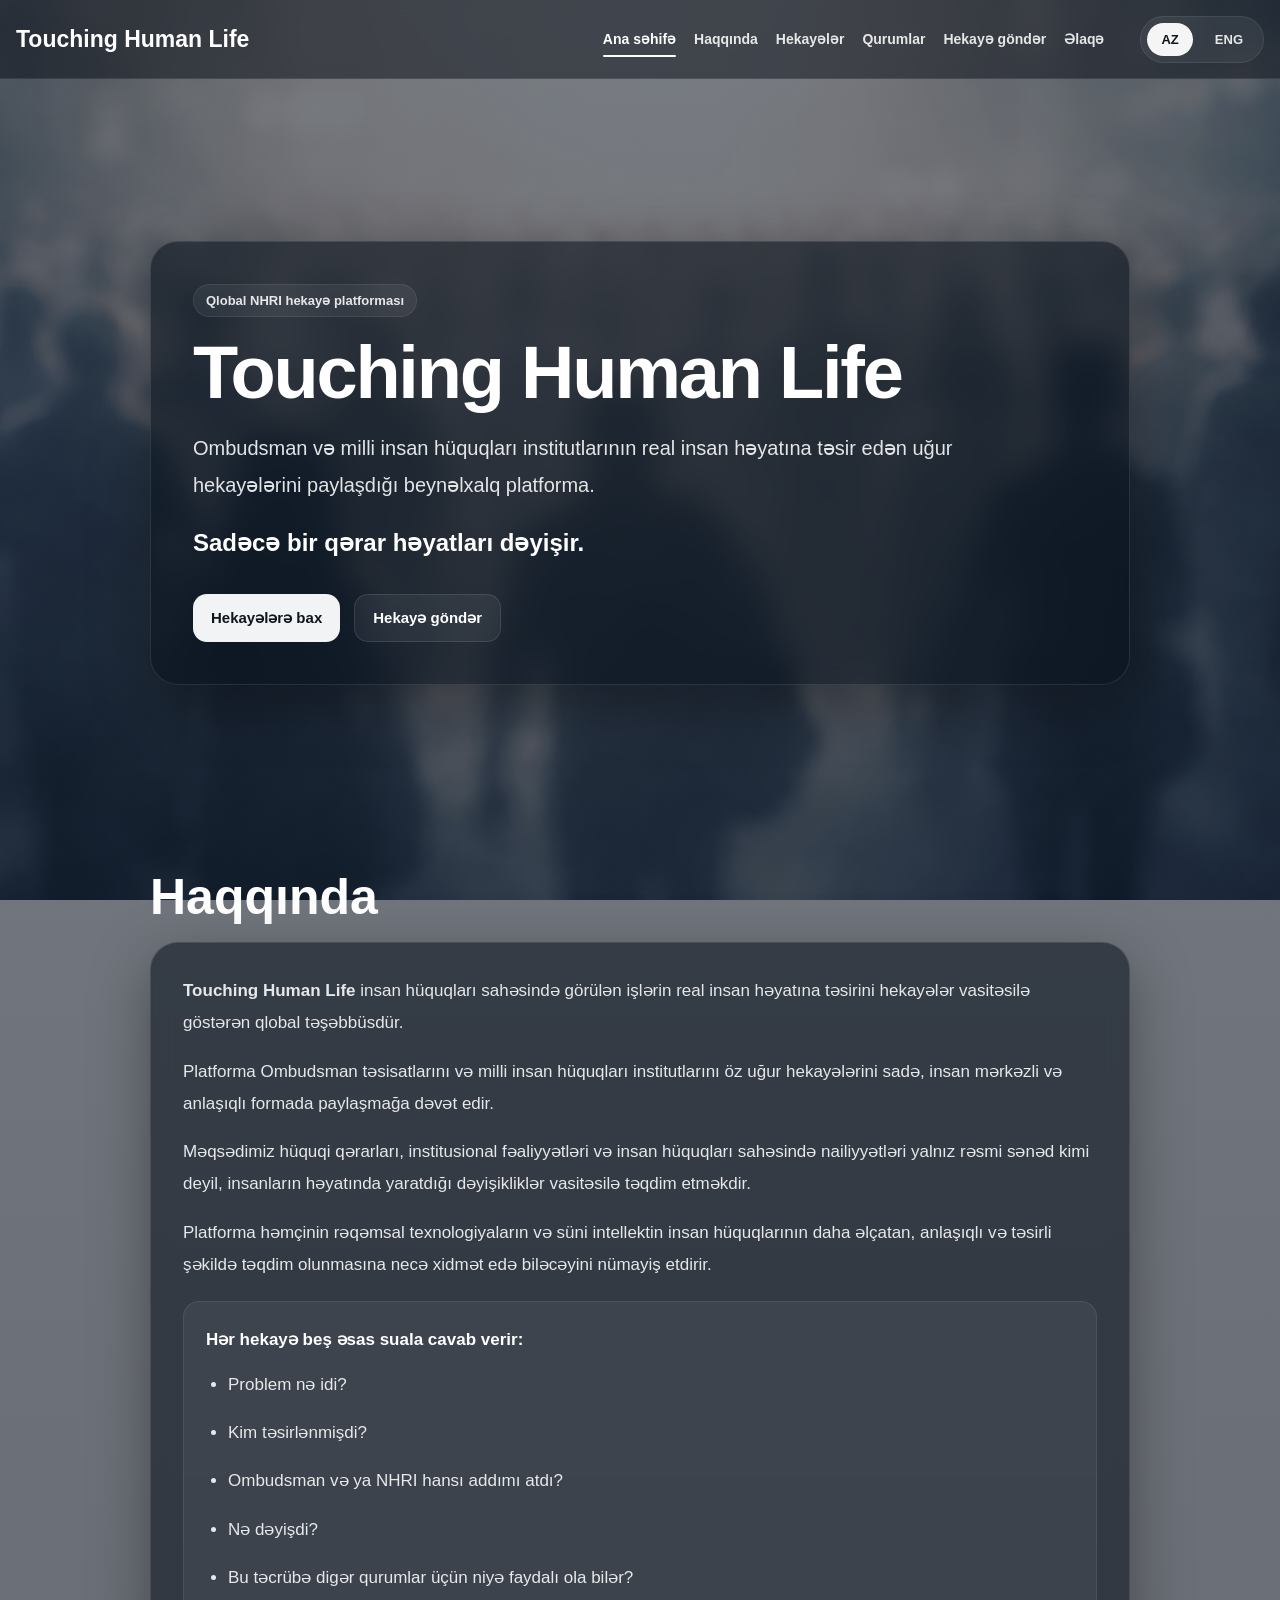
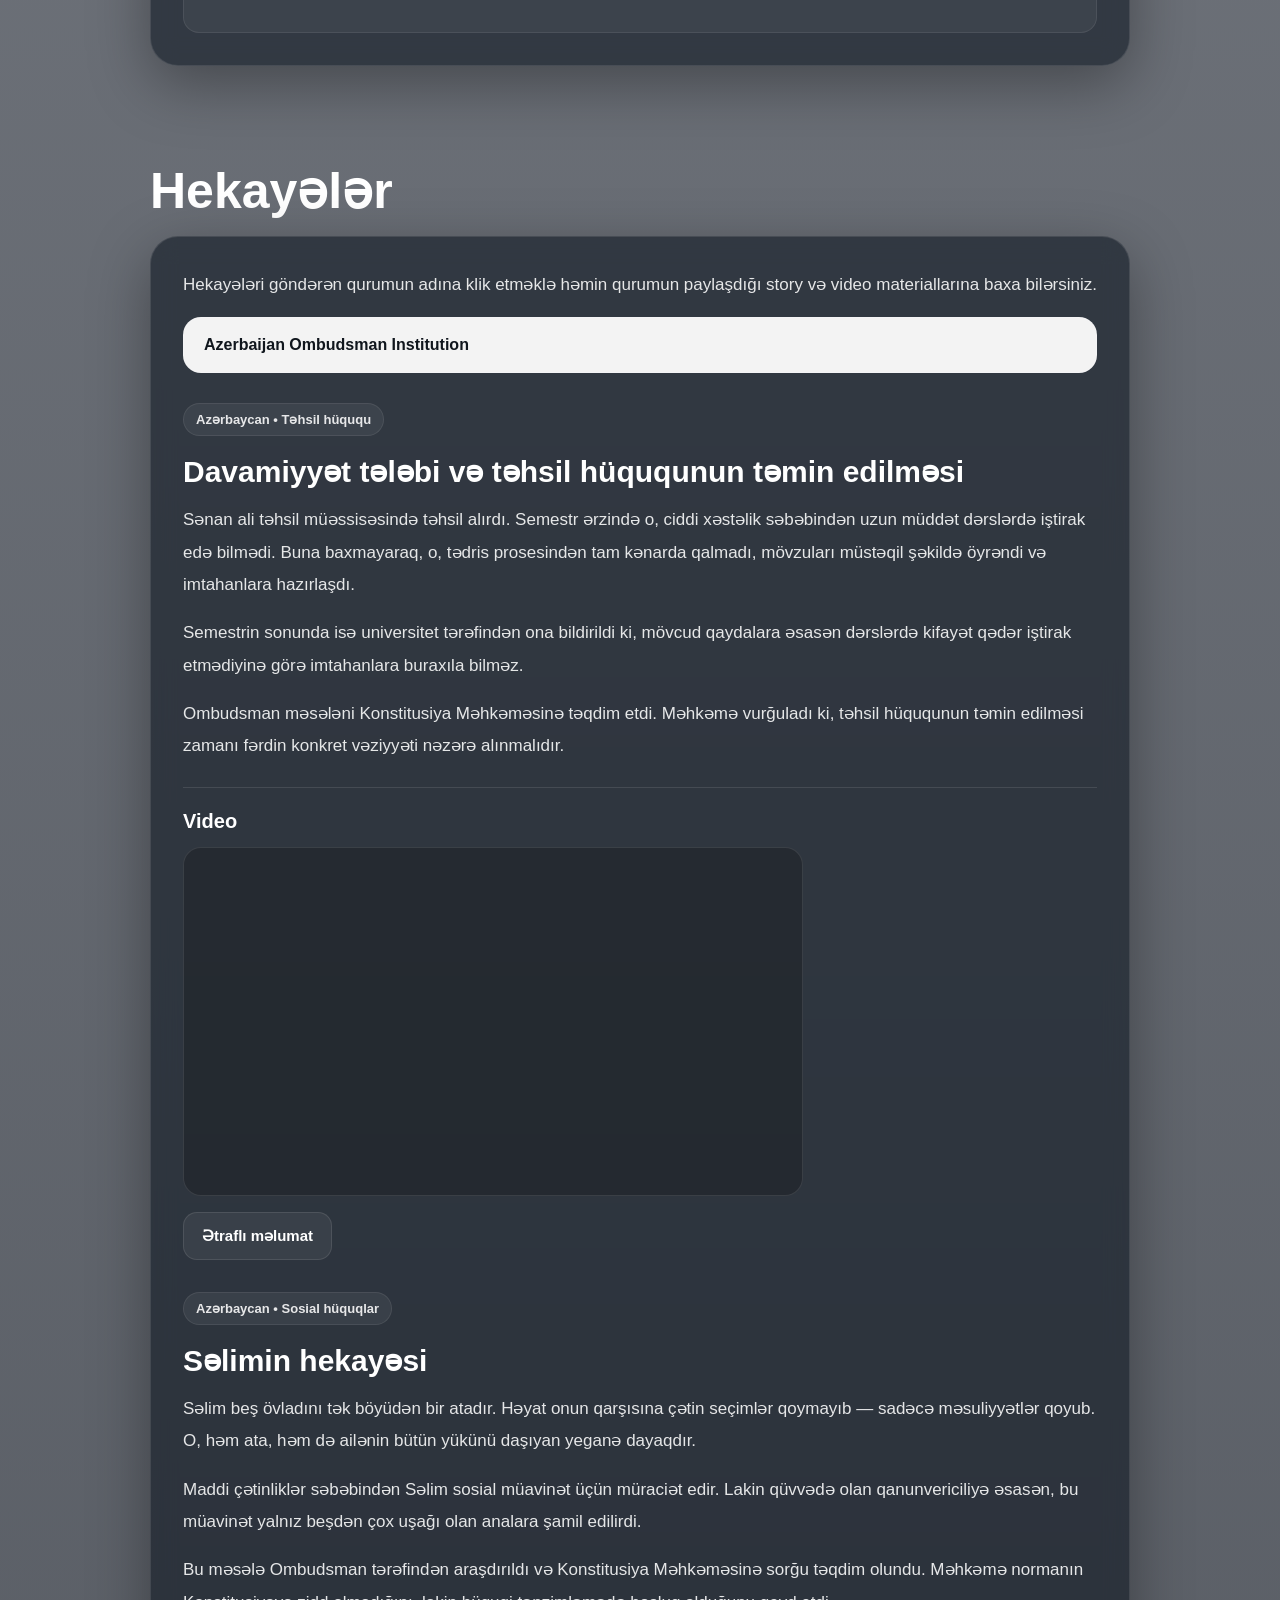
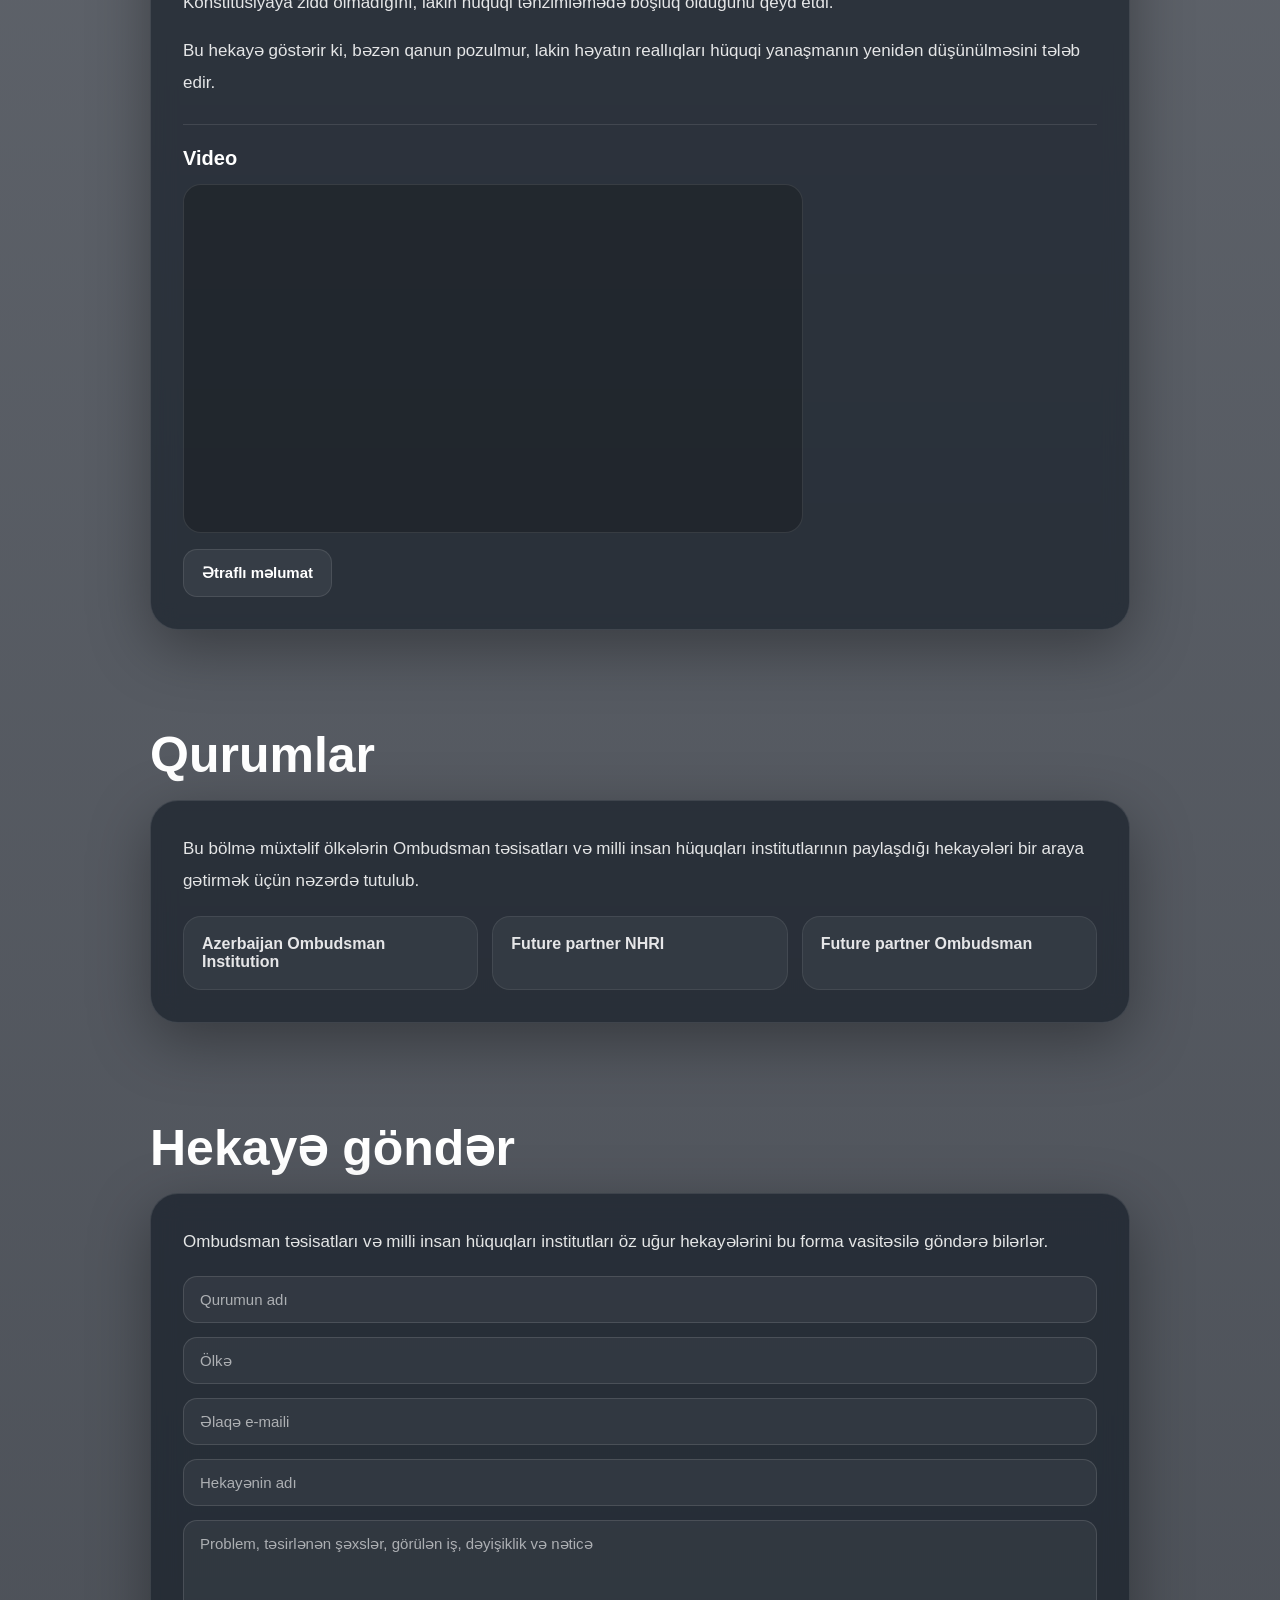
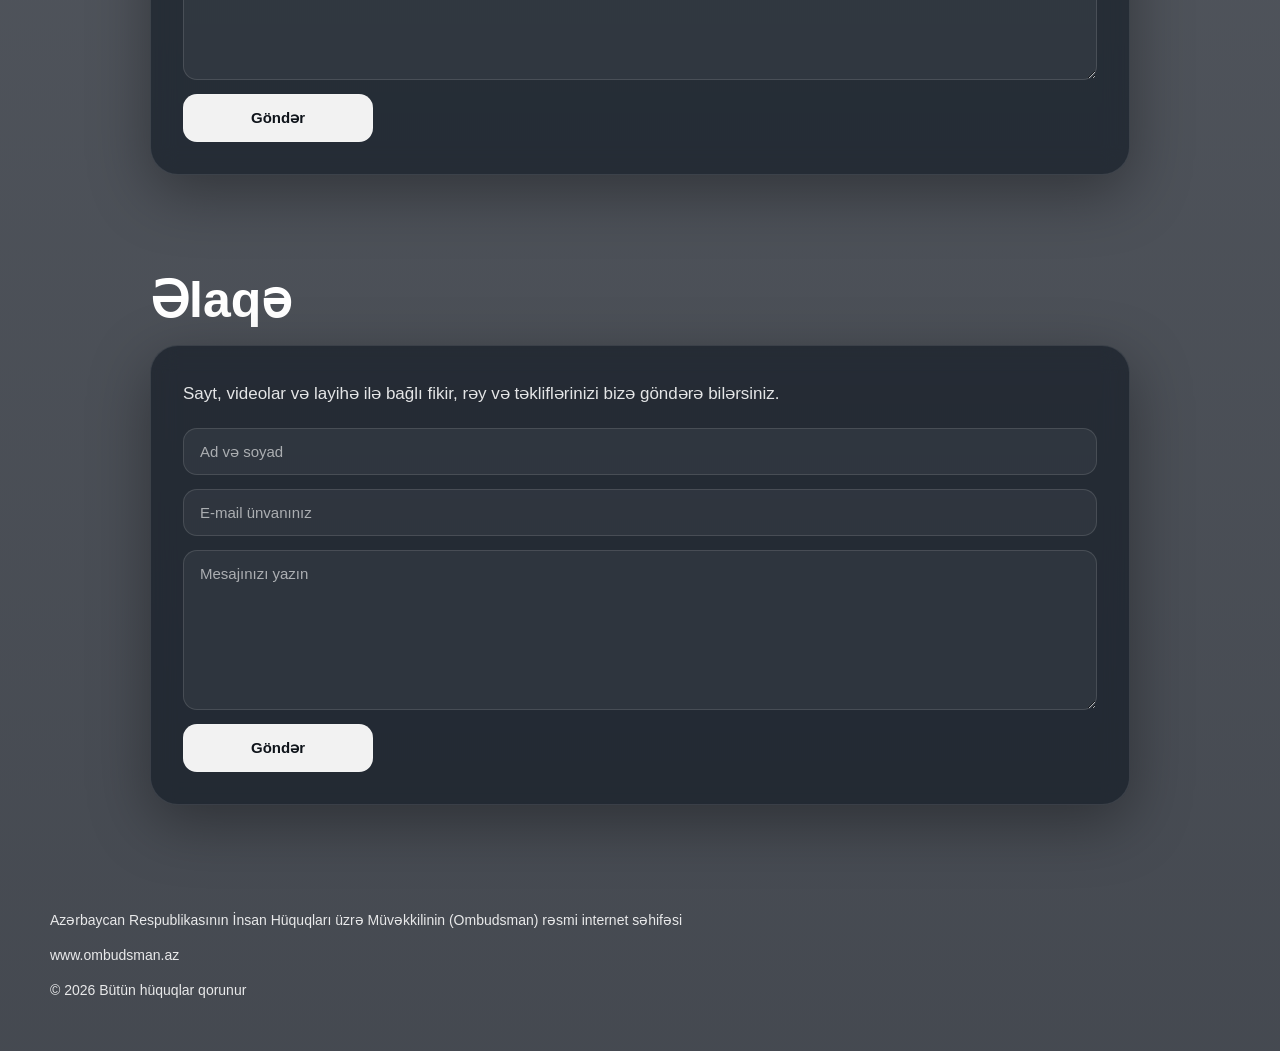
<file: index.html>
<!DOCTYPE html>
<html lang="az">
<head>
  <meta charset="UTF-8" />
  <meta name="viewport" content="width=device-width, initial-scale=1.0" />
  <title>Touching Human Life</title>

  <style>
    :root {
      --text-main: #ffffff;
      --text-soft: rgba(255,255,255,0.88);
      --text-muted: rgba(255,255,255,0.70);
      --line-soft: rgba(255,255,255,0.10);
      --glass: rgba(8,16,28,0.56);
      --shadow: 0 18px 60px rgba(0,0,0,0.34);
      --radius-xl: 28px;
      --radius-md: 16px;
      --maxw: 1180px;
    }

    * { box-sizing: border-box; margin: 0; padding: 0; }
    html { scroll-behavior: smooth; }

    body {
      font-family: "Segoe UI", Tahoma, Geneva, Verdana, sans-serif;
      color: var(--text-main);
      background:
        linear-gradient(rgba(6,14,28,0.54), rgba(4,10,20,0.74)),
        url("background.jpg") center center / cover no-repeat fixed;
      min-height: 100vh;
    }

    body::before {
      content: "";
      position: fixed;
      inset: 0;
      pointer-events: none;
      background:
        radial-gradient(circle at top right, rgba(255,255,255,0.06), transparent 28%),
        radial-gradient(circle at left center, rgba(120,170,255,0.05), transparent 26%);
      z-index: 0;
    }

    a { color: inherit; text-decoration: none; }
    .hidden { display: none !important; }

    .container {
      width: min(var(--maxw), calc(100% - 32px));
      margin: 0 auto;
      position: relative;
      z-index: 1;
    }

    .site-header {
      position: fixed;
      inset: 0 0 auto 0;
      z-index: 1000;
      background: rgba(5,10,18,0.48);
      border-bottom: 1px solid rgba(255,255,255,0.08);
      backdrop-filter: blur(10px);
    }

    .header-inner {
      width: min(1280px, calc(100% - 32px));
      margin: 0 auto;
      min-height: 78px;
      display: flex;
      align-items: center;
      justify-content: space-between;
      gap: 18px;
    }

    .brand {
      font-size: 23px;
      font-weight: 800;
      white-space: nowrap;
    }

    .main-nav {
      display: flex;
      align-items: center;
      gap: 18px;
      margin-left: auto;
      margin-right: 18px;
    }

    .main-nav a {
      font-size: 14px;
      font-weight: 700;
      color: var(--text-soft);
      position: relative;
    }

    .main-nav a:hover,
    .main-nav a.active { color: #fff; }

    .main-nav a.active::after {
      content: "";
      position: absolute;
      left: 0;
      bottom: -10px;
      width: 100%;
      height: 2px;
      background: #fff;
      border-radius: 999px;
    }

    .header-actions { display: flex; align-items: center; gap: 12px; }

    .lang-switch {
      display: flex;
      gap: 8px;
      background: rgba(255,255,255,0.06);
      padding: 6px;
      border-radius: 999px;
      border: 1px solid rgba(255,255,255,0.08);
    }

    .lang-switch button {
      border: none;
      background: transparent;
      color: var(--text-soft);
      padding: 9px 14px;
      border-radius: 999px;
      font-size: 13px;
      font-weight: 800;
      cursor: pointer;
      font-family: inherit;
    }

    .lang-switch button.active {
      background: rgba(255,255,255,0.95);
      color: #10161d;
    }

    .menu-toggle {
      display: none;
      width: 44px;
      height: 44px;
      border: 1px solid rgba(255,255,255,0.10);
      background: rgba(255,255,255,0.05);
      border-radius: 14px;
      cursor: pointer;
    }

    .menu-toggle span {
      display: block;
      width: 20px;
      height: 2px;
      background: #fff;
      margin: 5px auto;
      border-radius: 999px;
    }

    main { position: relative; z-index: 1; }

    .hero-section {
      min-height: 94vh;
      display: flex;
      align-items: center;
      padding: 120px 0 40px;
    }

    .card {
      background: var(--glass);
      border: 1px solid var(--line-soft);
      box-shadow: var(--shadow);
      border-radius: var(--radius-xl);
      backdrop-filter: blur(12px);
      max-width: 980px;
      width: 100%;
      padding: 32px;
    }

    .hero-card { padding: 42px; }
    .section-card-wrap { display: flex; justify-content: center; }

    .eyebrow, .story-meta {
      display: inline-flex;
      align-items: center;
      font-size: 13px;
      font-weight: 800;
      color: var(--text-soft);
      background: rgba(255,255,255,0.06);
      border: 1px solid rgba(255,255,255,0.08);
      padding: 8px 12px;
      border-radius: 999px;
      margin-bottom: 18px;
    }

    h1 {
      margin: 0 0 20px;
      font-size: clamp(42px, 6vw, 74px);
      line-height: 1.02;
      letter-spacing: -0.03em;
    }

    h2 {
      margin: 0 0 18px;
      font-size: clamp(34px, 4vw, 50px);
      line-height: 1.08;
    }

    h3 {
      margin: 0 0 14px;
      font-size: 30px;
      line-height: 1.2;
    }

    p, li {
      font-size: 17px;
      line-height: 1.9;
      color: var(--text-soft);
      margin-bottom: 16px;
    }

    ul { padding-left: 22px; }

    .lead {
      font-size: 20px;
      line-height: 1.85;
      max-width: 860px;
    }

    .final-line {
      font-size: 24px;
      font-weight: 800;
      margin-top: 6px;
      color: #fff;
    }

    .hero-buttons {
      display: flex;
      flex-wrap: wrap;
      gap: 14px;
      margin-top: 28px;
    }

    .btn-primary, .btn-secondary, .video-link, .contact-form button {
      display: inline-flex;
      align-items: center;
      justify-content: center;
      min-height: 48px;
      padding: 0 18px;
      border-radius: 14px;
      font-size: 15px;
      font-weight: 800;
      transition: 0.2s ease;
    }

    .btn-primary {
      background: rgba(255,255,255,0.95);
      color: #10161d;
    }

    .btn-secondary, .video-link {
      background: rgba(255,255,255,0.06);
      border: 1px solid rgba(255,255,255,0.10);
      color: #fff;
    }

    .btn-primary:hover, .btn-secondary:hover, .video-link:hover, .contact-form button:hover {
      transform: translateY(-2px);
    }

    .content-section { padding: 24px 0 74px; }

    .section-intro {
      max-width: 980px;
      margin: 0 auto 18px auto;
    }

    .story-card + .story-card { margin-top: 32px; }

    .question-box {
      margin-top: 20px;
      padding: 22px;
      border-radius: var(--radius-md);
      background: rgba(255,255,255,0.05);
      border: 1px solid rgba(255,255,255,0.08);
    }

    .question-box p {
      font-weight: 800;
      color: #fff;
      margin-bottom: 12px;
    }

    .institution-list {
      display: grid;
      gap: 12px;
      margin: 18px 0 28px;
    }

    .institution-btn {
      width: 100%;
      text-align: left;
      padding: 18px 20px;
      border-radius: 18px;
      border: 1px solid rgba(255,255,255,0.10);
      background: rgba(255,255,255,0.06);
      color: #fff;
      cursor: pointer;
      font-size: 16px;
      font-weight: 800;
      font-family: inherit;
      transition: 0.2s ease;
    }

    .institution-btn:hover,
    .institution-btn.active {
      background: rgba(255,255,255,0.94);
      color: #10161d;
      transform: translateY(-2px);
    }

    .story-group { display: none; }
    .story-group.active { display: block; }

    .story-video {
      margin-top: 24px;
      padding-top: 22px;
      border-top: 1px solid rgba(255,255,255,0.10);
    }

    .story-video-title {
      font-size: 20px;
      font-weight: 800;
      margin-bottom: 14px;
    }

    .video-frame-wrap {
      width: 100%;
      max-width: 620px;
      overflow: hidden;
      border-radius: 18px;
      margin-bottom: 16px;
      border: 1px solid rgba(255,255,255,0.10);
      background: rgba(0,0,0,0.22);
    }

    .video-frame-wrap iframe {
      display: block;
      width: 100%;
      aspect-ratio: 16 / 9;
      border: 0;
    }

    .institution-grid {
      display: grid;
      grid-template-columns: repeat(auto-fit, minmax(220px, 1fr));
      gap: 14px;
      margin-top: 18px;
    }

    .institution-item {
      padding: 18px;
      border-radius: 18px;
      background: rgba(255,255,255,0.05);
      border: 1px solid rgba(255,255,255,0.08);
      color: var(--text-soft);
      font-weight: 700;
    }

    .contact-form {
      display: grid;
      gap: 14px;
      margin-top: 18px;
    }

    .contact-form input,
    .contact-form textarea {
      width: 100%;
      padding: 14px 16px;
      border-radius: 14px;
      border: 1px solid rgba(255,255,255,0.12);
      background: rgba(255,255,255,0.05);
      color: #fff;
      font-size: 15px;
      font-family: inherit;
      outline: none;
    }

    .contact-form input::placeholder,
    .contact-form textarea::placeholder {
      color: rgba(255,255,255,0.60);
    }

    .contact-form textarea {
      min-height: 160px;
      resize: vertical;
    }

    .contact-form button {
      width: 190px;
      border: 1px solid rgba(255,255,255,0.10);
      background: rgba(255,255,255,0.94);
      color: #0f141a;
      cursor: pointer;
      font-family: inherit;
    }

    .main-footer {
      padding: 28px 0 40px;
      color: var(--text-muted);
      font-size: 14px;
    }

    .main-footer p {
      margin: 0 0 8px;
      font-size: 14px;
    }

    @media (max-width: 980px) {
      .main-nav {
        position: fixed;
        top: 78px;
        left: 16px;
        right: 16px;
        display: none;
        flex-direction: column;
        align-items: flex-start;
        gap: 14px;
        background: rgba(8,14,23,0.96);
        border: 1px solid rgba(255,255,255,0.08);
        border-radius: 20px;
        padding: 18px;
        box-shadow: var(--shadow);
        margin: 0;
      }

      .main-nav.open { display: flex; }
      .main-nav a.active::after { display: none; }
      .menu-toggle { display: inline-block; }

      .brand {
        font-size: 20px;
        max-width: 54vw;
        white-space: normal;
      }
    }

    @media (max-width: 720px) {
      .header-inner { min-height: 72px; }
      .hero-section { padding: 106px 0 28px; }
      .card { padding: 22px; border-radius: 22px; }
      .lead, p, li { font-size: 15px; }
      .hero-buttons { flex-direction: column; }
      .btn-primary, .btn-secondary, .contact-form button { width: 100%; }
      .lang-switch button { padding: 8px 12px; }
    }
  </style>
</head>

<body>
  <header class="site-header">
    <div class="header-inner">
      <div class="brand" id="brandText">Touching Human Life</div>

      <nav class="main-nav" id="mainNav">
        <a href="#home" class="nav-link active" data-az="Ana səhifə" data-en="Home">Ana səhifə</a>
        <a href="#about" class="nav-link" data-az="Haqqında" data-en="About">Haqqında</a>
        <a href="#stories" class="nav-link" data-az="Hekayələr" data-en="Stories">Hekayələr</a>
        <a href="#institutions" class="nav-link" data-az="Qurumlar" data-en="Institutions">Qurumlar</a>
        <a href="#submit" class="nav-link" data-az="Hekayə göndər" data-en="Submit">Hekayə göndər</a>
        <a href="#contact" class="nav-link" data-az="Əlaqə" data-en="Contact">Əlaqə</a>
      </nav>

      <div class="header-actions">
        <div class="lang-switch">
          <button id="btnAz" class="active">AZ</button>
          <button id="btnEn">ENG</button>
        </div>

        <button class="menu-toggle" id="menuToggle" aria-label="menu">
          <span></span><span></span><span></span>
        </button>
      </div>
    </div>
  </header>

  <main>
    <section id="home" class="hero-section">
      <div class="container section-card-wrap">
        <div class="card hero-card">
          <div class="lang lang-az">
            <span class="eyebrow">Qlobal NHRI hekayə platforması</span>
            <h1>Touching Human Life</h1>
            <p class="lead">Ombudsman və milli insan hüquqları institutlarının real insan həyatına təsir edən uğur hekayələrini paylaşdığı beynəlxalq platforma.</p>
            <p class="final-line">Sadəcə bir qərar həyatları dəyişir.</p>
            <div class="hero-buttons">
              <a href="#stories" class="btn-primary">Hekayələrə bax</a>
              <a href="#submit" class="btn-secondary">Hekayə göndər</a>
            </div>
          </div>

          <div class="lang lang-en hidden">
            <span class="eyebrow">Global NHRI storytelling platform</span>
            <h1>Touching Human Life</h1>
            <p class="lead">An international platform where Ombudsman institutions and National Human Rights Institutions share real stories showing how their work changes people’s lives.</p>
            <p class="final-line">Just one decision can change lives.</p>
            <div class="hero-buttons">
              <a href="#stories" class="btn-primary">View stories</a>
              <a href="#submit" class="btn-secondary">Submit a story</a>
            </div>
          </div>
        </div>
      </div>
    </section>

    <section id="about" class="content-section">
      <div class="container">
        <div class="section-intro">
          <h2 class="lang lang-az">Haqqında</h2>
          <h2 class="lang lang-en hidden">About</h2>
        </div>

        <div class="section-card-wrap">
          <div class="card">
            <div class="lang lang-az">
              <p><strong>Touching Human Life</strong> insan hüquqları sahəsində görülən işlərin real insan həyatına təsirini hekayələr vasitəsilə göstərən qlobal təşəbbüsdür.</p>
              <p>Platforma Ombudsman təsisatlarını və milli insan hüquqları institutlarını öz uğur hekayələrini sadə, insan mərkəzli və anlaşıqlı formada paylaşmağa dəvət edir.</p>
              <p>Məqsədimiz hüquqi qərarları, institusional fəaliyyətləri və insan hüquqları sahəsində nailiyyətləri yalnız rəsmi sənəd kimi deyil, insanların həyatında yaratdığı dəyişikliklər vasitəsilə təqdim etməkdir.</p>
              <p>Platforma həmçinin rəqəmsal texnologiyaların və süni intellektin insan hüquqlarının daha əlçatan, anlaşıqlı və təsirli şəkildə təqdim olunmasına necə xidmət edə biləcəyini nümayiş etdirir.</p>
              <div class="question-box">
                <p>Hər hekayə beş əsas suala cavab verir:</p>
                <ul>
                  <li>Problem nə idi?</li>
                  <li>Kim təsirlənmişdi?</li>
                  <li>Ombudsman və ya NHRI hansı addımı atdı?</li>
                  <li>Nə dəyişdi?</li>
                  <li>Bu təcrübə digər qurumlar üçün niyə faydalı ola bilər?</li>
                </ul>
              </div>
            </div>

            <div class="lang lang-en hidden">
              <p><strong>Touching Human Life</strong> is a global initiative that presents the real-life impact of human rights work through stories.</p>
              <p>The platform invites Ombudsman institutions and National Human Rights Institutions to share their success stories in a simple, human-centered and accessible format.</p>
              <p>Our aim is to present legal decisions, institutional actions and human rights achievements not only as formal documents, but through the changes they create in people’s lives.</p>
              <p>The platform also demonstrates how digital technologies and artificial intelligence can help make human rights more accessible, understandable and impactful.</p>
              <div class="question-box">
                <p>Each story answers five key questions:</p>
                <ul>
                  <li>What was the problem?</li>
                  <li>Who was affected?</li>
                  <li>What did the Ombudsman or NHRI do?</li>
                  <li>What changed?</li>
                  <li>Why can this practice inspire others?</li>
                </ul>
              </div>
            </div>
          </div>
        </div>
      </div>
    </section>

    <section id="stories" class="content-section">
      <div class="container">
        <div class="section-intro">
          <h2 class="lang lang-az">Hekayələr</h2>
          <h2 class="lang lang-en hidden">Stories</h2>
        </div>

        <div class="section-card-wrap">
          <div class="card">
            <div class="lang lang-az">
              <p>Hekayələri göndərən qurumun adına klik etməklə həmin qurumun paylaşdığı story və video materiallarına baxa bilərsiniz.</p>
            </div>
            <div class="lang lang-en hidden">
              <p>Click on the name of the submitting institution to view its stories and related videos.</p>
            </div>

            <div class="institution-list">
              <button class="institution-btn active" data-target="az-ombudsman">
                Azerbaijan Ombudsman Institution
              </button>
            </div>

            <div id="az-ombudsman" class="story-group active">
              <div class="story-card">
                <div class="lang lang-az">
                  <span class="story-meta">Azərbaycan • Təhsil hüququ</span>
                  <h3>Davamiyyət tələbi və təhsil hüququnun təmin edilməsi</h3>
                  <p>Sənan ali təhsil müəssisəsində təhsil alırdı. Semestr ərzində o, ciddi xəstəlik səbəbindən uzun müddət dərslərdə iştirak edə bilmədi. Buna baxmayaraq, o, tədris prosesindən tam kənarda qalmadı, mövzuları müstəqil şəkildə öyrəndi və imtahanlara hazırlaşdı.</p>
                  <p>Semestrin sonunda isə universitet tərəfindən ona bildirildi ki, mövcud qaydalara əsasən dərslərdə kifayət qədər iştirak etmədiyinə görə imtahanlara buraxıla bilməz.</p>
                  <p>Ombudsman məsələni Konstitusiya Məhkəməsinə təqdim etdi. Məhkəmə vurğuladı ki, təhsil hüququnun təmin edilməsi zamanı fərdin konkret vəziyyəti nəzərə alınmalıdır.</p>
                  <div class="story-video">
                    <div class="story-video-title">Video</div>
                    <div class="video-frame-wrap">
                      <iframe src="https://www.youtube.com/embed/DD0kGq2tl10" allowfullscreen></iframe>
                    </div>
                    <a class="video-link" href="https://constcourt.gov.az/az/decision/1481" target="_blank">Ətraflı məlumat</a>
                  </div>
                </div>

                <div class="lang lang-en hidden">
                  <span class="story-meta">Azerbaijan • Right to education</span>
                  <h3>Attendance requirement and protection of the right to education</h3>
                  <p>Sanan was studying at a higher education institution. During the semester, he could not attend classes for a long period due to a serious illness. Nevertheless, he continued learning independently and prepared for exams.</p>
                  <p>At the end of the semester, the university informed him that under the existing rules he could not be admitted to exams because of insufficient attendance.</p>
                  <p>The Ombudsman submitted the matter to the Constitutional Court. The Court emphasized that individual circumstances must be taken into account when ensuring the right to education.</p>
                  <div class="story-video">
                    <div class="story-video-title">Video</div>
                    <div class="video-frame-wrap">
                      <iframe src="https://www.youtube.com/embed/DD0kGq2tl10" allowfullscreen></iframe>
                    </div>
                    <a class="video-link" href="https://constcourt.gov.az/az/decision/1481" target="_blank">More details</a>
                  </div>
                </div>
              </div>

              <div class="story-card">
                <div class="lang lang-az">
                  <span class="story-meta">Azərbaycan • Sosial hüquqlar</span>
                  <h3>Səlimin hekayəsi</h3>
                  <p>Səlim beş övladını tək böyüdən bir atadır. Həyat onun qarşısına çətin seçimlər qoymayıb — sadəcə məsuliyyətlər qoyub. O, həm ata, həm də ailənin bütün yükünü daşıyan yeganə dayaqdır.</p>
                  <p>Maddi çətinliklər səbəbindən Səlim sosial müavinət üçün müraciət edir. Lakin qüvvədə olan qanunvericiliyə əsasən, bu müavinət yalnız beşdən çox uşağı olan analara şamil edilirdi.</p>
                  <p>Bu məsələ Ombudsman tərəfindən araşdırıldı və Konstitusiya Məhkəməsinə sorğu təqdim olundu. Məhkəmə normanın Konstitusiyaya zidd olmadığını, lakin hüquqi tənzimləmədə boşluq olduğunu qeyd etdi.</p>
                  <p>Bu hekayə göstərir ki, bəzən qanun pozulmur, lakin həyatın reallıqları hüquqi yanaşmanın yenidən düşünülməsini tələb edir.</p>
                  <div class="story-video">
                    <div class="story-video-title">Video</div>
                    <div class="video-frame-wrap">
                      <iframe src="https://www.youtube.com/embed/LdNYusYFLKU" allowfullscreen></iframe>
                    </div>
                    <a class="video-link" href="https://constcourt.gov.az/ru/decision/1325" target="_blank">Ətraflı məlumat</a>
                  </div>
                </div>

                <div class="lang lang-en hidden">
                  <span class="story-meta">Azerbaijan • Social rights</span>
                  <h3>Salim’s story</h3>
                  <p>Salim is a father raising five children on his own. Life did not place difficult choices before him — it placed responsibilities. He is both the father and the only support carrying the full burden of the family.</p>
                  <p>Due to financial difficulties, Salim applied for social assistance. However, under the legislation in force, this assistance applied only to mothers with more than five children.</p>
                  <p>The matter was examined by the Ombudsman and submitted to the Constitutional Court. The Court found that the norm was not unconstitutional, but noted a gap in legal regulation.</p>
                  <p>This story shows that sometimes the law is not violated, but the realities of life require legal approaches to be reconsidered.</p>
                  <div class="story-video">
                    <div class="story-video-title">Video</div>
                    <div class="video-frame-wrap">
                      <iframe src="https://www.youtube.com/embed/LdNYusYFLKU" allowfullscreen></iframe>
                    </div>
                    <a class="video-link" href="https://constcourt.gov.az/ru/decision/1325" target="_blank">More details</a>
                  </div>
                </div>
              </div>
            </div>

          </div>
        </div>
      </div>
    </section>

    <section id="institutions" class="content-section">
      <div class="container">
        <div class="section-intro">
          <h2 class="lang lang-az">Qurumlar</h2>
          <h2 class="lang lang-en hidden">Institutions</h2>
        </div>

        <div class="section-card-wrap">
          <div class="card">
            <div class="lang lang-az">
              <p>Bu bölmə müxtəlif ölkələrin Ombudsman təsisatları və milli insan hüquqları institutlarının paylaşdığı hekayələri bir araya gətirmək üçün nəzərdə tutulub.</p>
              <div class="institution-grid">
                <div class="institution-item">Azerbaijan Ombudsman Institution</div>
                <div class="institution-item">Future partner NHRI</div>
                <div class="institution-item">Future partner Ombudsman</div>
              </div>
            </div>

            <div class="lang lang-en hidden">
              <p>This section is designed to bring together stories shared by Ombudsman institutions and National Human Rights Institutions from different countries.</p>
              <div class="institution-grid">
                <div class="institution-item">Azerbaijan Ombudsman Institution</div>
                <div class="institution-item">Future partner NHRI</div>
                <div class="institution-item">Future partner Ombudsman</div>
              </div>
            </div>
          </div>
        </div>
      </div>
    </section>

    <section id="submit" class="content-section">
      <div class="container">
        <div class="section-intro">
          <h2 class="lang lang-az">Hekayə göndər</h2>
          <h2 class="lang lang-en hidden">Submit a Story</h2>
        </div>

        <div class="section-card-wrap">
          <div class="card">
            <div class="lang lang-az">
              <p>Ombudsman təsisatları və milli insan hüquqları institutları öz uğur hekayələrini bu forma vasitəsilə göndərə bilərlər.</p>
              <form action="https://formspree.io/f/xreozoaj" method="POST" class="contact-form">
                <input type="hidden" name="_subject" value="New NHRI Story Submission">
                <input type="text" name="institution" placeholder="Qurumun adı" required>
                <input type="text" name="country" placeholder="Ölkə" required>
                <input type="email" name="email" placeholder="Əlaqə e-maili" required>
                <input type="text" name="title" placeholder="Hekayənin adı" required>
                <textarea name="story" placeholder="Problem, təsirlənən şəxslər, görülən iş, dəyişiklik və nəticə" required></textarea>
                <button type="submit">Göndər</button>
              </form>
            </div>

            <div class="lang lang-en hidden">
              <p>Ombudsman institutions and National Human Rights Institutions may submit their success stories through this form.</p>
              <form action="https://formspree.io/f/xreozoaj" method="POST" class="contact-form">
                <input type="hidden" name="_subject" value="New NHRI Story Submission">
                <input type="text" name="institution" placeholder="Institution name" required>
                <input type="text" name="country" placeholder="Country" required>
                <input type="email" name="email" placeholder="Contact email" required>
                <input type="text" name="title" placeholder="Story title" required>
                <textarea name="story" placeholder="Problem, affected persons, action taken, change and impact" required></textarea>
                <button type="submit">Submit</button>
              </form>
            </div>
          </div>
        </div>
      </div>
    </section>

    <section id="contact" class="content-section">
      <div class="container">
        <div class="section-intro">
          <h2 class="lang lang-az">Əlaqə</h2>
          <h2 class="lang lang-en hidden">Contact</h2>
        </div>

        <div class="section-card-wrap">
          <div class="card">
            <div class="lang lang-az">
              <p class="contact-note">Sayt, videolar və layihə ilə bağlı fikir, rəy və təkliflərinizi bizə göndərə bilərsiniz.</p>
              <form action="https://formspree.io/f/xreozoaj" method="POST" class="contact-form">
                <input type="hidden" name="_subject" value="Touching Human Life Contact Message">
                <input type="hidden" name="_next" value="https://touchinghumanlife.com/">
                <input type="text" name="name" placeholder="Ad və soyad" required>
                <input type="email" name="email" placeholder="E-mail ünvanınız" required>
                <textarea name="message" placeholder="Mesajınızı yazın" required></textarea>
                <button type="submit">Göndər</button>
              </form>
            </div>

            <div class="lang lang-en hidden">
              <p class="contact-note">You may send your comments, feedback and suggestions regarding the website and the project.</p>
              <form action="https://formspree.io/f/xreozoaj" method="POST" class="contact-form">
                <input type="hidden" name="_subject" value="Touching Human Life Contact Message">
                <input type="hidden" name="_next" value="https://touchinghumanlife.com/">
                <input type="text" name="name" placeholder="Full name" required>
                <input type="email" name="email" placeholder="Your email address" required>
                <textarea name="message" placeholder="Write your message" required></textarea>
                <button type="submit">Send</button>
              </form>
            </div>
          </div>
        </div>
      </div>
    </section>

    <footer class="main-footer">
      <div class="container">
        <p class="lang lang-az">Azərbaycan Respublikasının İnsan Hüquqları üzrə Müvəkkilinin (Ombudsman) rəsmi internet səhifəsi</p>
        <p class="lang lang-en hidden">Official website of the Commissioner for Human Rights (Ombudsman) of the Republic of Azerbaijan</p>
        <p><a href="https://www.ombudsman.az" target="_blank">www.ombudsman.az</a></p>
        <p>© 2026 Bütün hüquqlar qorunur</p>
      </div>
    </footer>
  </main>

  <script>
    const btnAz = document.getElementById("btnAz");
    const btnEn = document.getElementById("btnEn");
    const langAz = document.querySelectorAll(".lang-az");
    const langEn = document.querySelectorAll(".lang-en");
    const navLinks = document.querySelectorAll(".nav-link");
    const menuToggle = document.getElementById("menuToggle");
    const mainNav = document.getElementById("mainNav");
    const brandText = document.getElementById("brandText");
    const sections = document.querySelectorAll("main section[id]");
    const institutionButtons = document.querySelectorAll(".institution-btn");
    const storyGroups = document.querySelectorAll(".story-group");

    function setLanguage(lang) {
      if (lang === "az") {
        langAz.forEach(el => el.classList.remove("hidden"));
        langEn.forEach(el => el.classList.add("hidden"));
        btnAz.classList.add("active");
        btnEn.classList.remove("active");
        brandText.textContent = "Touching Human Life";
      } else {
        langAz.forEach(el => el.classList.add("hidden"));
        langEn.forEach(el => el.classList.remove("hidden"));
        btnAz.classList.remove("active");
        btnEn.classList.add("active");
        brandText.textContent = "Touching Human Life";
      }

      navLinks.forEach(link => {
        link.textContent = lang === "az" ? link.dataset.az : link.dataset.en;
      });

      localStorage.setItem("siteLanguage", lang);
    }

    btnAz.addEventListener("click", () => setLanguage("az"));
    btnEn.addEventListener("click", () => setLanguage("en"));

    setLanguage(localStorage.getItem("siteLanguage") || "az");

    menuToggle.addEventListener("click", () => {
      mainNav.classList.toggle("open");
    });

    navLinks.forEach(link => {
      link.addEventListener("click", () => {
        mainNav.classList.remove("open");
      });
    });

    institutionButtons.forEach(button => {
      button.addEventListener("click", () => {
        institutionButtons.forEach(btn => btn.classList.remove("active"));
        storyGroups.forEach(group => group.classList.remove("active"));

        button.classList.add("active");
        document.getElementById(button.dataset.target).classList.add("active");
      });
    });

    window.addEventListener("scroll", () => {
      let current = "home";

      sections.forEach(section => {
        const sectionTop = section.offsetTop - 130;
        if (window.scrollY >= sectionTop) {
          current = section.getAttribute("id");
        }
      });

      navLinks.forEach(link => {
        link.classList.remove("active");
        if (link.getAttribute("href") === "#" + current) {
          link.classList.add("active");
        }
      });
    });
  </script>
</body>
</html>
</file>
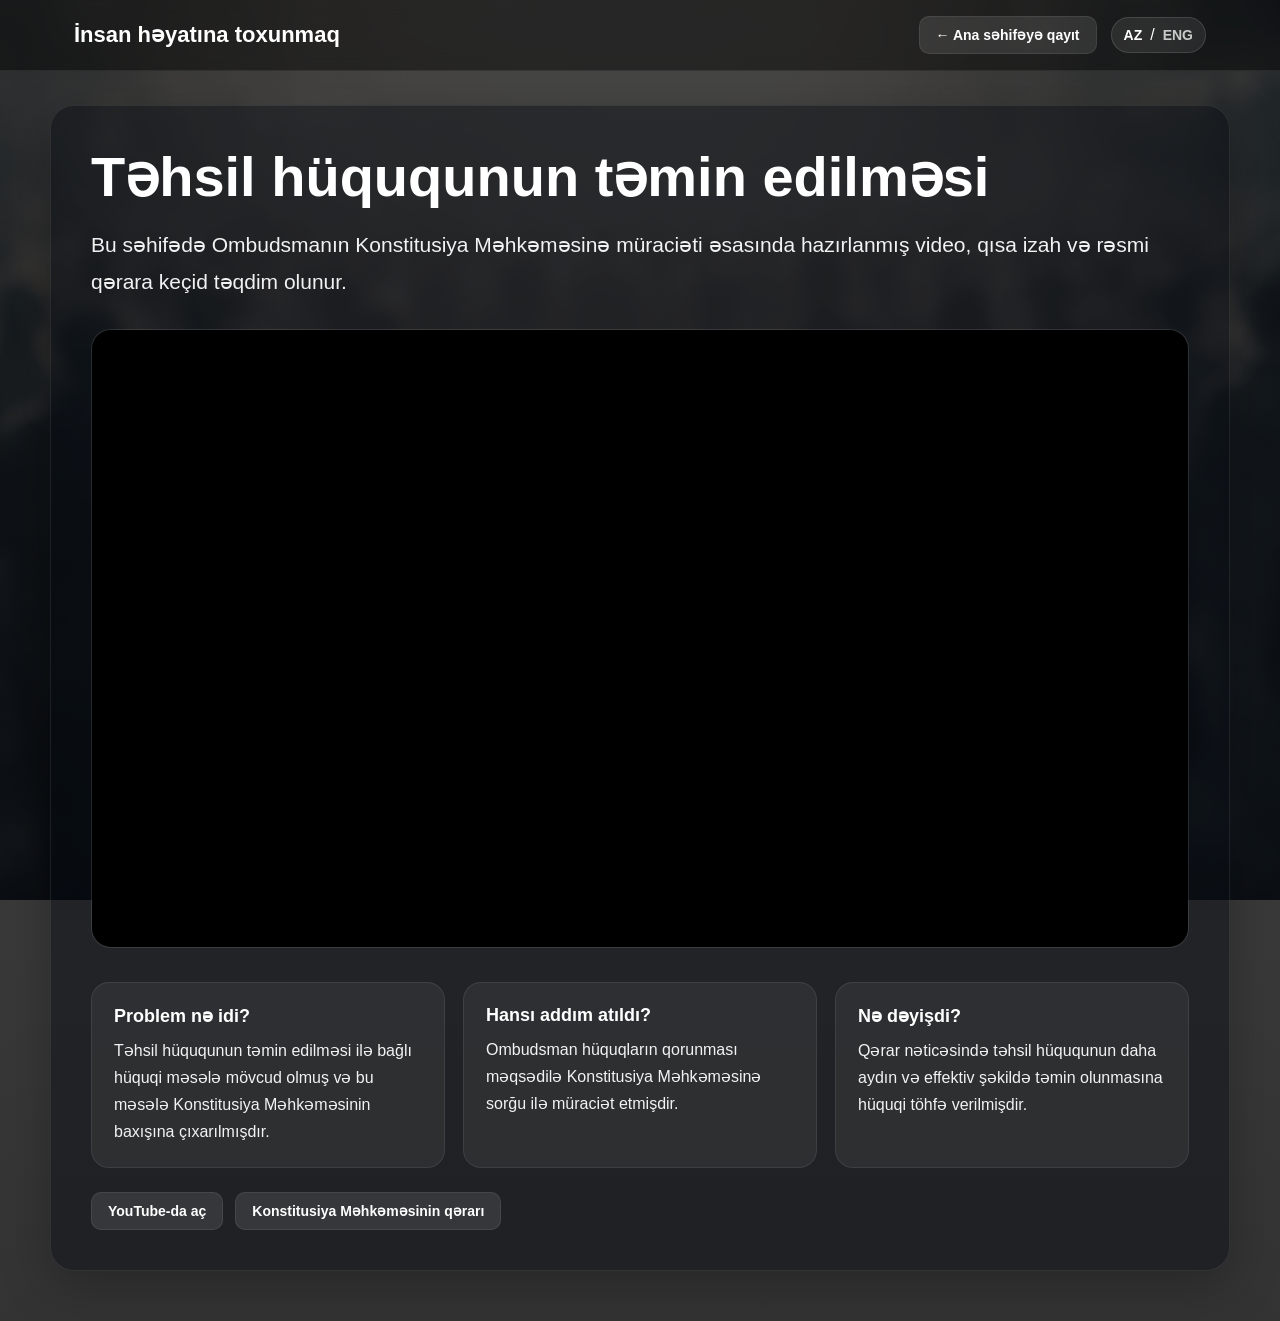
<file: case.html>
<!DOCTYPE html>
<html lang="az">
<head>
  <meta charset="UTF-8" />
  <meta name="viewport" content="width=device-width, initial-scale=1.0" />
  <title>Təhsil hüququnun təmin edilməsi</title>
  <style>
    * {
      box-sizing: border-box;
      margin: 0;
      padding: 0;
    }

    body {
      font-family: Arial, Helvetica, sans-serif;
      color: #fff;
      background:
        linear-gradient(rgba(0,0,0,0.72), rgba(0,0,0,0.80)),
        url('background.jpg') center/cover no-repeat fixed;
      min-height: 100vh;
    }

    a {
      color: inherit;
      text-decoration: none;
    }

    .header {
      position: sticky;
      top: 0;
      z-index: 1000;
      background: rgba(0,0,0,0.45);
      border-bottom: 1px solid rgba(255,255,255,0.08);
      backdrop-filter: blur(10px);
    }

    .header-inner {
      max-width: 1180px;
      margin: 0 auto;
      padding: 16px 24px;
      display: flex;
      align-items: center;
      justify-content: space-between;
      gap: 20px;
      flex-wrap: wrap;
    }

    .brand {
      font-size: 22px;
      font-weight: 700;
    }

    .top-actions {
      display: flex;
      align-items: center;
      gap: 14px;
      flex-wrap: wrap;
    }

    .back-link,
    .action-link {
      display: inline-block;
      padding: 10px 16px;
      border-radius: 10px;
      background: rgba(255,255,255,0.10);
      border: 1px solid rgba(255,255,255,0.08);
      font-size: 14px;
      font-weight: 700;
    }

    .lang-switch {
      display: flex;
      align-items: center;
      gap: 8px;
      padding: 8px 12px;
      border-radius: 999px;
      background: rgba(255,255,255,0.08);
      border: 1px solid rgba(255,255,255,0.12);
    }

    .lang-switch button {
      background: transparent;
      border: none;
      color: rgba(255,255,255,0.75);
      font-size: 14px;
      font-weight: 700;
      cursor: pointer;
    }

    .lang-switch button.active {
      color: #fff;
    }

    main {
      padding: 34px 18px 50px;
    }

    .container {
      max-width: 1180px;
      margin: 0 auto;
    }

    .panel {
      background: rgba(8, 12, 18, 0.46);
      border: 1px solid rgba(255,255,255,0.08);
      border-radius: 24px;
      padding: 40px;
      box-shadow: 0 16px 50px rgba(0,0,0,0.25);
    }

    h1 {
      font-size: clamp(34px, 5vw, 56px);
      line-height: 1.1;
      margin-bottom: 18px;
    }

    h2 {
      font-size: 26px;
      margin-bottom: 16px;
    }

    p {
      font-size: 18px;
      line-height: 1.8;
      color: rgba(255,255,255,0.94);
      margin-bottom: 16px;
    }

    .lead {
      font-size: 21px;
    }

    .video-wrap {
      margin: 28px 0 34px;
      overflow: hidden;
      border-radius: 20px;
      border: 1px solid rgba(255,255,255,0.08);
      background: rgba(255,255,255,0.04);
    }

    .video-frame {
      width: 100%;
      aspect-ratio: 16/9;
      border: 0;
      display: block;
      background: #000;
    }

    .info-grid {
      display: grid;
      grid-template-columns: repeat(auto-fit, minmax(260px, 1fr));
      gap: 18px;
      margin: 26px 0 10px;
    }

    .info-box {
      padding: 22px;
      border-radius: 18px;
      background: rgba(255,255,255,0.06);
      border: 1px solid rgba(255,255,255,0.08);
    }

    .info-box h3 {
      font-size: 18px;
      margin-bottom: 10px;
    }

    .info-box p {
      font-size: 16px;
      margin-bottom: 0;
      line-height: 1.7;
    }

    .action-row {
      display: flex;
      flex-wrap: wrap;
      gap: 12px;
      margin-top: 24px;
    }

    .hidden {
      display: none;
    }

    @media (max-width: 800px) {
      .panel {
        padding: 28px 22px;
      }

      p {
        font-size: 16px;
      }

      .lead {
        font-size: 18px;
      }
    }
  </style>
</head>
<body>
  <header class="header">
    <div class="header-inner">
      <div class="brand" data-az="İnsan həyatına toxunmaq" data-en="Touching Human Life">
        İnsan həyatına toxunmaq
      </div>

      <div class="top-actions">
        <a class="back-link" href="index.html" data-az="← Ana səhifəyə qayıt" data-en="← Back to home">← Ana səhifəyə qayıt</a>

        <div class="lang-switch">
          <button id="btnAz" class="active" type="button">AZ</button>
          <span>/</span>
          <button id="btnEn" type="button">ENG</button>
        </div>
      </div>
    </div>
  </header>

  <main>
    <div class="container">
      <div class="panel">
        <div class="lang-az">
          <h1>Təhsil hüququnun təmin edilməsi</h1>
          <p class="lead">Bu səhifədə Ombudsmanın Konstitusiya Məhkəməsinə müraciəti əsasında hazırlanmış video, qısa izah və rəsmi qərara keçid təqdim olunur.</p>

          <div class="video-wrap">
            <iframe
              class="video-frame"
              src="https://www.youtube.com/embed/c_ly2NyXYOM"
              title="Təhsil hüququnun təmin edilməsi"
              allow="accelerometer; autoplay; clipboard-write; encrypted-media; gyroscope; picture-in-picture; web-share"
              allowfullscreen>
            </iframe>
          </div>

          <div class="info-grid">
            <div class="info-box">
              <h3>Problem nə idi?</h3>
              <p>Təhsil hüququnun təmin edilməsi ilə bağlı hüquqi məsələ mövcud olmuş və bu məsələ Konstitusiya Məhkəməsinin baxışına çıxarılmışdır.</p>
            </div>

            <div class="info-box">
              <h3>Hansı addım atıldı?</h3>
              <p>Ombudsman hüquqların qorunması məqsədilə Konstitusiya Məhkəməsinə sorğu ilə müraciət etmişdir.</p>
            </div>

            <div class="info-box">
              <h3>Nə dəyişdi?</h3>
              <p>Qərar nəticəsində təhsil hüququnun daha aydın və effektiv şəkildə təmin olunmasına hüquqi töhfə verilmişdir.</p>
            </div>
          </div>

          <div class="action-row">
            <a class="action-link" href="https://youtu.be/c_ly2NyXYOM" target="_blank" rel="noopener noreferrer">YouTube-da aç</a>
            <a class="action-link" href="https://constcourt.gov.az/az/decision/1481" target="_blank" rel="noopener noreferrer">Konstitusiya Məhkəməsinin qərarı</a>
          </div>
        </div>

        <div class="lang-en hidden">
          <h1>Ensuring the Right to Education</h1>
          <p class="lead">This page presents the video prepared on the basis of the Ombudsman’s application to the Constitutional Court, together with a short explanation and a link to the official decision.</p>

          <div class="video-wrap">
            <iframe
              class="video-frame"
              src="https://www.youtube.com/embed/c_ly2NyXYOM"
              title="Ensuring the Right to Education"
              allow="accelerometer; autoplay; clipboard-write; encrypted-media; gyroscope; picture-in-picture; web-share"
              allowfullscreen>
            </iframe>
          </div>

          <div class="info-grid">
            <div class="info-box">
              <h3>What was the problem?</h3>
              <p>A legal issue concerning the protection of the right to education arose and was brought before the Constitutional Court.</p>
            </div>

            <div class="info-box">
              <h3>What step was taken?</h3>
              <p>The Ombudsman applied to the Constitutional Court in order to protect the relevant rights.</p>
            </div>

            <div class="info-box">
              <h3>What changed?</h3>
              <p>The decision contributed to a clearer and more effective protection of the right to education.</p>
            </div>
          </div>

          <div class="action-row">
            <a class="action-link" href="https://youtu.be/c_ly2NyXYOM" target="_blank" rel="noopener noreferrer">Open on YouTube</a>
            <a class="action-link" href="https://constcourt.gov.az/az/decision/1481" target="_blank" rel="noopener noreferrer">Constitutional Court decision</a>
          </div>
        </div>
      </div>
    </div>
  </main>

  <script>
    const btnAz = document.getElementById('btnAz');
    const btnEn = document.getElementById('btnEn');
    const azBlocks = document.querySelectorAll('.lang-az');
    const enBlocks = document.querySelectorAll('.lang-en');
    const translateItems = document.querySelectorAll('[data-az][data-en]');

    function setLanguage(lang) {
      if (lang === 'en') {
        azBlocks.forEach(el => el.classList.add('hidden'));
        enBlocks.forEach(el => el.classList.remove('hidden'));
        translateItems.forEach(el => el.textContent = el.dataset.en);
        btnAz.classList.remove('active');
        btnEn.classList.add('active');
        document.documentElement.lang = 'en';
      } else {
        enBlocks.forEach(el => el.classList.add('hidden'));
        azBlocks.forEach(el => el.classList.remove('hidden'));
        translateItems.forEach(el => el.textContent = el.dataset.az);
        btnEn.classList.remove('active');
        btnAz.classList.add('active');
        document.documentElement.lang = 'az';
      }
      localStorage.setItem('siteLanguage', lang);
    }

    btnAz.addEventListener('click', () => setLanguage('az'));
    btnEn.addEventListener('click', () => setLanguage('en'));

    setLanguage(localStorage.getItem('siteLanguage') || 'az');
  </script>
</body>
</html>
</file>
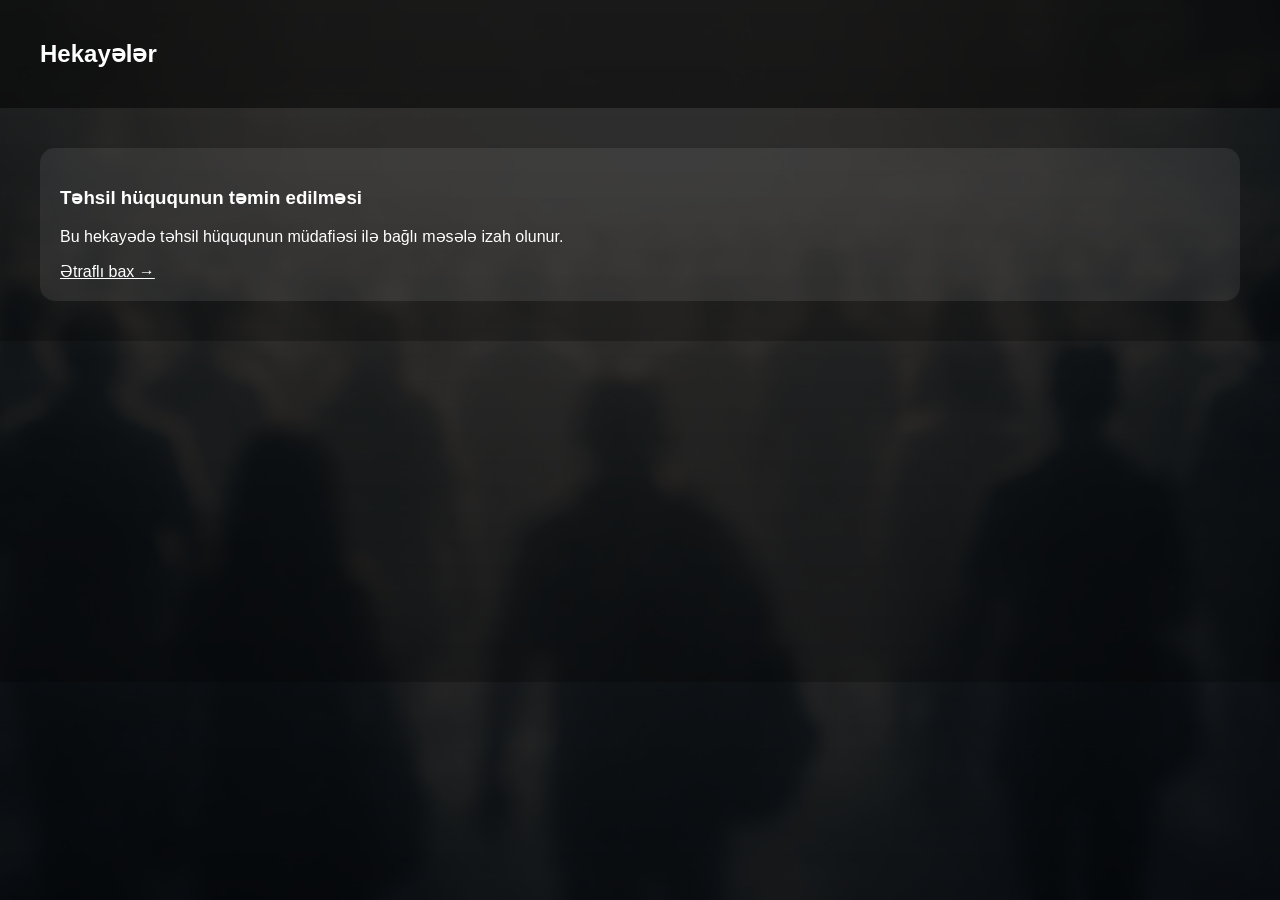
<file: Stories.html>
<!DOCTYPE html>
<html lang="az">
<head>
<meta charset="UTF-8">
<meta name="viewport" content="width=device-width, initial-scale=1.0">
<title>Hekayələr</title>

<style>
body {
  margin:0;
  font-family: Arial;
  color:white;
  background:
    linear-gradient(rgba(0,0,0,0.8), rgba(0,0,0,0.85)),
    url('background.jpg') center/cover no-repeat fixed;
}

.header {
  padding:20px 40px;
  background:rgba(0,0,0,0.5);
}

.cards {
  display:grid;
  grid-template-columns:repeat(auto-fit, minmax(280px,1fr));
  gap:20px;
  padding:40px;
}

.card {
  background:rgba(255,255,255,0.08);
  padding:20px;
  border-radius:15px;
  transition:0.3s;
}

.card:hover {
  transform:translateY(-5px);
}

.card a {
  display:block;
  margin-top:10px;
  color:white;
}
</style>
</head>

<body>

<div class="header">
  <h2>Hekayələr</h2>
</div>

<div class="cards">

<div class="card">
  <h3>Təhsil hüququnun təmin edilməsi</h3>
  <p>Bu hekayədə təhsil hüququnun müdafiəsi ilə bağlı məsələ izah olunur.</p>
  <a href="story-1.html">Ətraflı bax →</a>
</div>

</div>

</body>
</html>
</file>
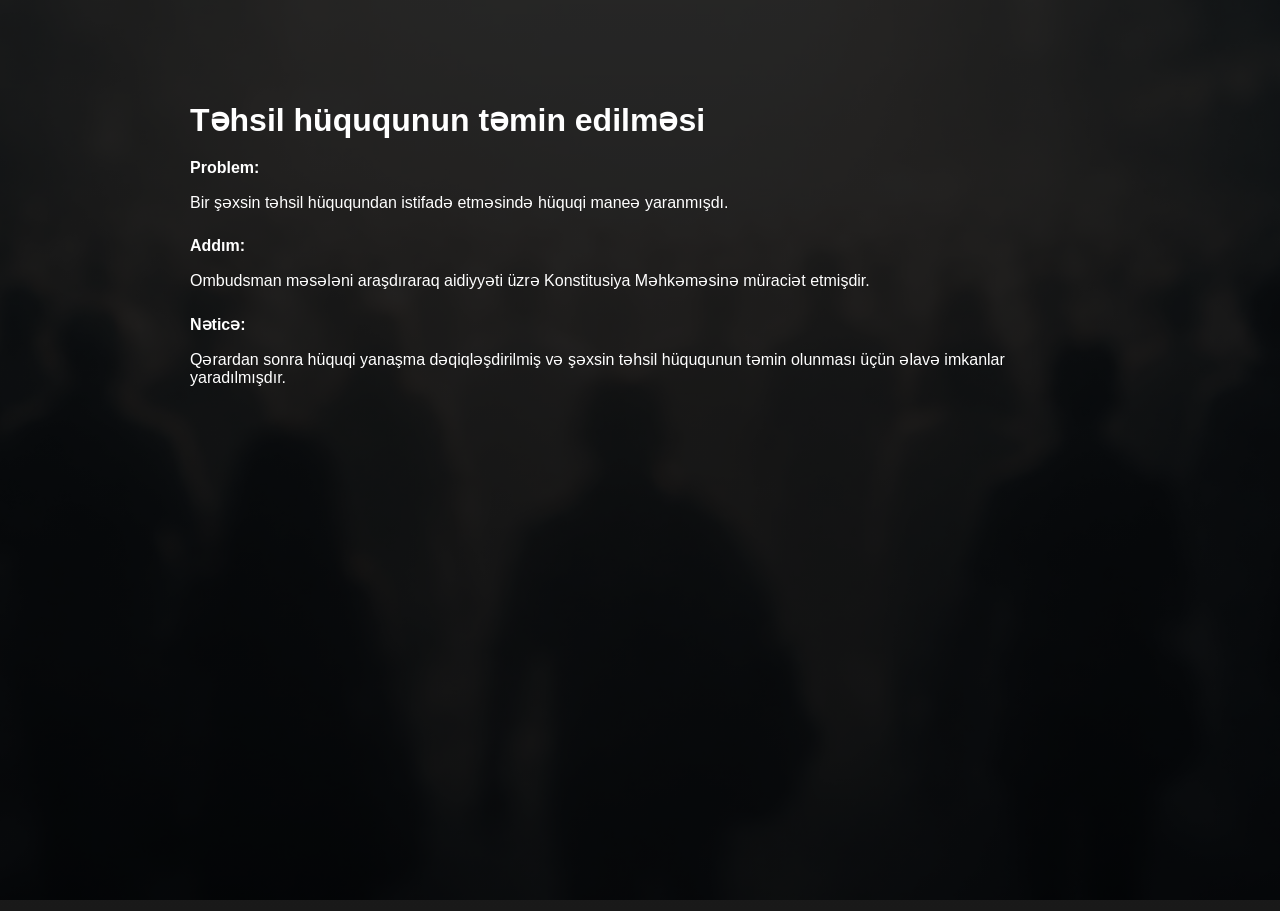
<file: story-1.html>
<!DOCTYPE html>
<html lang="az">
<head>
<meta charset="UTF-8">
<meta name="viewport" content="width=device-width, initial-scale=1.0">
<title>Təhsil hüququnun təmin edilməsi</title>

<style>
body {
  margin:0;
  font-family: Arial;
  color:white;
  background:
    linear-gradient(rgba(0,0,0,0.85), rgba(0,0,0,0.9)),
    url('background.jpg') center/cover no-repeat fixed;
}

.container {
  max-width:900px;
  margin:auto;
  padding:80px 20px;
}

h1 {
  margin-bottom:20px;
}

.block {
  margin-bottom:25px;
}

.video {
  margin-top:40px;
}

iframe {
  width:100%;
  height:400px;
  border:none;
}
</style>
</head>

<body>

<div class="container">

<h1>Təhsil hüququnun təmin edilməsi</h1>

<div class="block">
<b>Problem:</b>
<p>Bir şəxsin təhsil hüququndan istifadə etməsində hüquqi maneə yaranmışdı.</p>
</div>

<div class="block">
<b>Addım:</b>
<p>Ombudsman məsələni araşdıraraq aidiyyəti üzrə Konstitusiya Məhkəməsinə müraciət etmişdir.</p>
</div>

<div class="block">
<b>Nəticə:</b>
<p>Qərardan sonra hüquqi yanaşma dəqiqləşdirilmiş və şəxsin təhsil hüququnun təmin olunması üçün əlavə imkanlar yaradılmışdır.</p>
</div>

<div class="video">
<iframe src="https://www.youtube.com/embed/c_ly2NyXYOM"></iframe>
</div>

</div>

</body>
</html>
</file>
